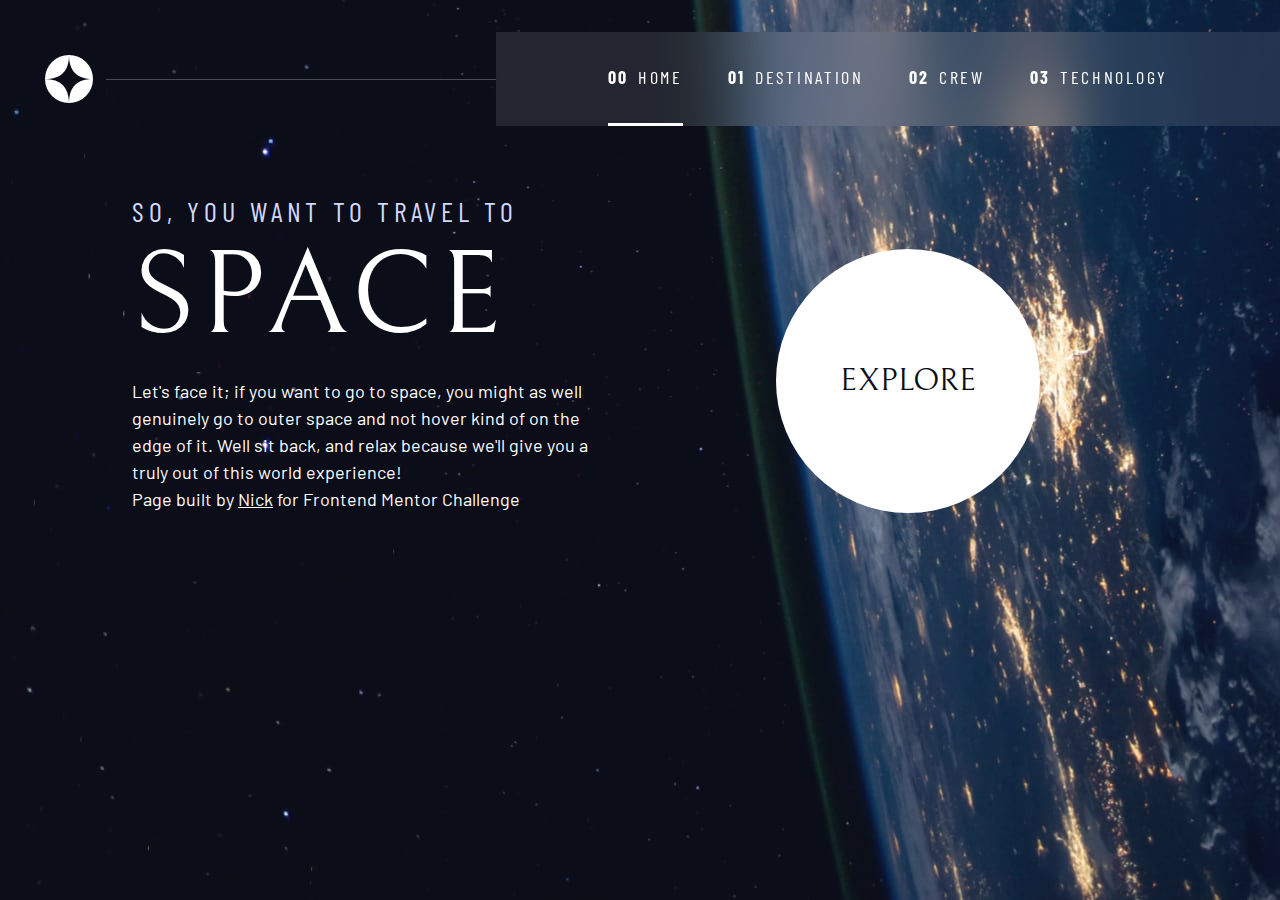
<file: index.html>
<!DOCTYPE html>
<html lang="en">

<head>
  <meta charset="UTF-8">
  <meta name="viewport" content="width=device-width, initial-scale=1.0">
  <link rel="icon" type="image/png" sizes="32x32" href="./assets/favicon-32x32.png">
  <!-- Google Fonts-->
  <link rel="preconnect" href="https://fonts.googleapis.com">
  <link rel="preconnect" href="https://fonts.gstatic.com" crossorigin>
  <link
    href="https://fonts.googleapis.com/css2?family=Barlow+Condensed:wght@400;700&family=Barlow&family=Bellefair&display=swap"
    rel="stylesheet">
  <!-- Custom CSS-->
  <link rel="stylesheet" href="index.css">
<script src="index.js" defer></script>
  <title>Frontend Mentor | Space tourism website</title>
</head>

<body class="home">
  <a class="skip-to-content" href="#main">Skip to Content</a>
  <!-- <div class="container"> -->
  <!-- Top Navbar -->
  <header class="primary-header flex">
    <div>
      <img src="./assets/shared/logo.svg" alt="space tourism logo" class="logo">
    </div>
    <button class="mobile-nav-toggle" aria-controls="primary-navigation"><span class="sr-only" aria-expanded="false">Menu</span></button>
    <nav>
        <ul id="primary-navigation" data-visible="false" class="primary-navigation underline-indicators flex">
            <li class="active"><a class="ff-sans-cond uppercase txt-white letter-spacing-2" href="index.html"><span aria-hidden="true">00</span>Home</a>
            <li><a class="ff-sans-cond uppercase txt-white letter-spacing-2" href="destination.html"><span aria-hidden="true">01</span>Destination</a>
            <li><a class="ff-sans-cond uppercase txt-white letter-spacing-2" href="crew.html"><span aria-hidden="true">02</span>Crew</a>
            <li><a class="ff-sans-cond uppercase txt-white letter-spacing-2" href="#"><span aria-hidden="true">03</span>Technology</a>
        </ul>
    </nav>
  </header>
  <!-- Info panel -->
  <main id="main">
  <div class="grid-container grid-container--home">
    <div class="flow">
    <h1 class="fs-500 ff-sans-cond txt-accent letter-spacing-1 uppercase">
      <span>So, you want to travel to</span>
      <span class="fs-900 ff-serif txt-white uppercase d-block">
        Space</span>
    </h1>
    <p>Let's face it; if you want to go to space, you might as well genuinely go to
      outer space and not hover kind of on the edge of it. Well sit back, and relax
      because we'll give you a truly out of this world experience!<br>
      Page built by <a class="txt-white" href="https://www.frontendmentor.io/profile/HarmoniaCodes">Nick</a> for Frontend Mentor Challenge
    </p>
    </div>
    <!-- Explore Button -->
    <div class="flow">
    <a href="destination.html" class="large-button uppercase ff-serif txt-dark bg-white">Explore</a>
</div>
  </div>
</main>
<!--   </div> -->
</body>

</html>
</file>
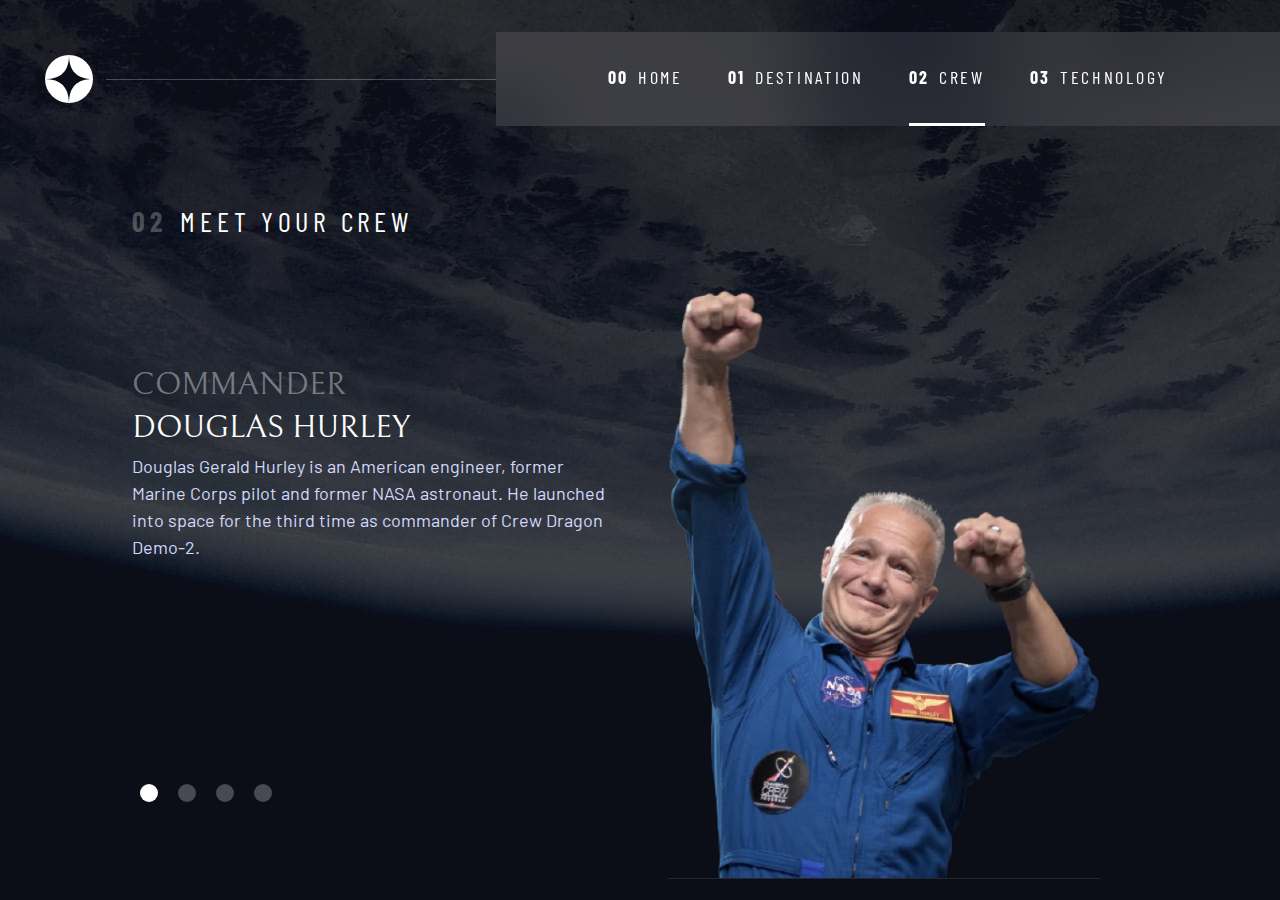
<file: crew.html>
<!DOCTYPE html>
<html lang="en">

<head>
  <meta charset="UTF-8">
  <meta name="viewport" content="width=device-width, initial-scale=1.0">
  <link rel="icon" type="image/png" sizes="32x32" href="./assets/favicon-32x32.png">
  <!-- Google Fonts-->
  <link rel="preconnect" href="https://fonts.googleapis.com">
  <link rel="preconnect" href="https://fonts.gstatic.com" crossorigin>
  <link
    href="https://fonts.googleapis.com/css2?family=Barlow+Condensed:wght@400;700&family=Barlow&family=Bellefair&display=swap"
    rel="stylesheet">
  <!-- Custom CSS-->
  <link rel="stylesheet" href="index.css">
  <script src="index.js" defer></script>
  <script src="carousel.js"></script>
  <title>Frontend Mentor | Space tourism website</title>
</head>

<body class="crew">
  <a class="skip-to-content" href="#main">Skip to Content</a>
  <!-- <div class="container"> -->
  <!-- Top Navbar -->
  <header class="primary-header flex">
    <div>
      <img src="./assets/shared/logo.svg" alt="space tourism logo" class="logo">
    </div>
    <button class="mobile-nav-toggle" aria-controls="primary-navigation"><span class="sr-only"
        aria-expanded="false">Menu</span></button>
    <nav>
      <ul id="primary-navigation" data-visible="false" class="primary-navigation underline-indicators flex">
        <li><a class="ff-sans-cond uppercase txt-white letter-spacing-2" href="index.html"><span
              aria-hidden="true">00</span>Home</a>
        <li><a class="ff-sans-cond uppercase txt-white letter-spacing-2" href="destination.html"><span
              aria-hidden="true">01</span>Destination</a>
        <li class="active"><a class="ff-sans-cond uppercase txt-white letter-spacing-2" href="crew.html"><span
              aria-hidden="true">02</span>Crew</a>
        <li><a class="ff-sans-cond uppercase txt-white letter-spacing-2" href="#"><span
              aria-hidden="true">03</span>Technology</a>
      </ul>
    </nav>
  </header>
  <main id="main" class="grid-container grid-container--crew">
    <!-- Header -->
      <h1 class="numbered-title"><span aria-hidden="true">02</span>Meet your crew</a></h1>
      <div class="dot-indicators">
        <button onclick="loadCommander()" aria-selected="true"><span class="sr-only">The commander</span></button>
        <button onclick="loadSpecialist()" aria-selected="false"><span class="sr-only">The mission specialist</span></button>
        <button onclick="loadPilot()" aria-selected="false"><span class="sr-only">The pilot</span></button>
        <button onclick="loadEngineer()" aria-selected="false"><span class="sr-only">The crew engineer</span></button>
    </div>  
      <!-- Self-contained info -->
      <article class="crew-info flow">
        <header class="flow flow--space-small">
          <h1 id="crew-title" class="ff-serif aw-20 fs-600 uppercase">Commander</h1>
          <p id="crew-name" class="ff-serif txt-white fs-600 uppercase">Douglas Hurley</p>
        </header>
        <p id="crew-bio" class="txt-accent">
          Douglas Gerald Hurley is an American engineer, former Marine Corps pilot 
          and former NASA astronaut. He launched into space for the third time as 
          commander of Crew Dragon Demo-2.</p>   
      </article>
      <picture id="crew-pic">
        <source srcset="assets/crew/image-douglas-hurley.webp" type="image/webp">
        <img src="assets/crew/image-douglas-hurley.png" alt="Commander Douglas Hurley">
      </picture>
</body>
</html>
</file>
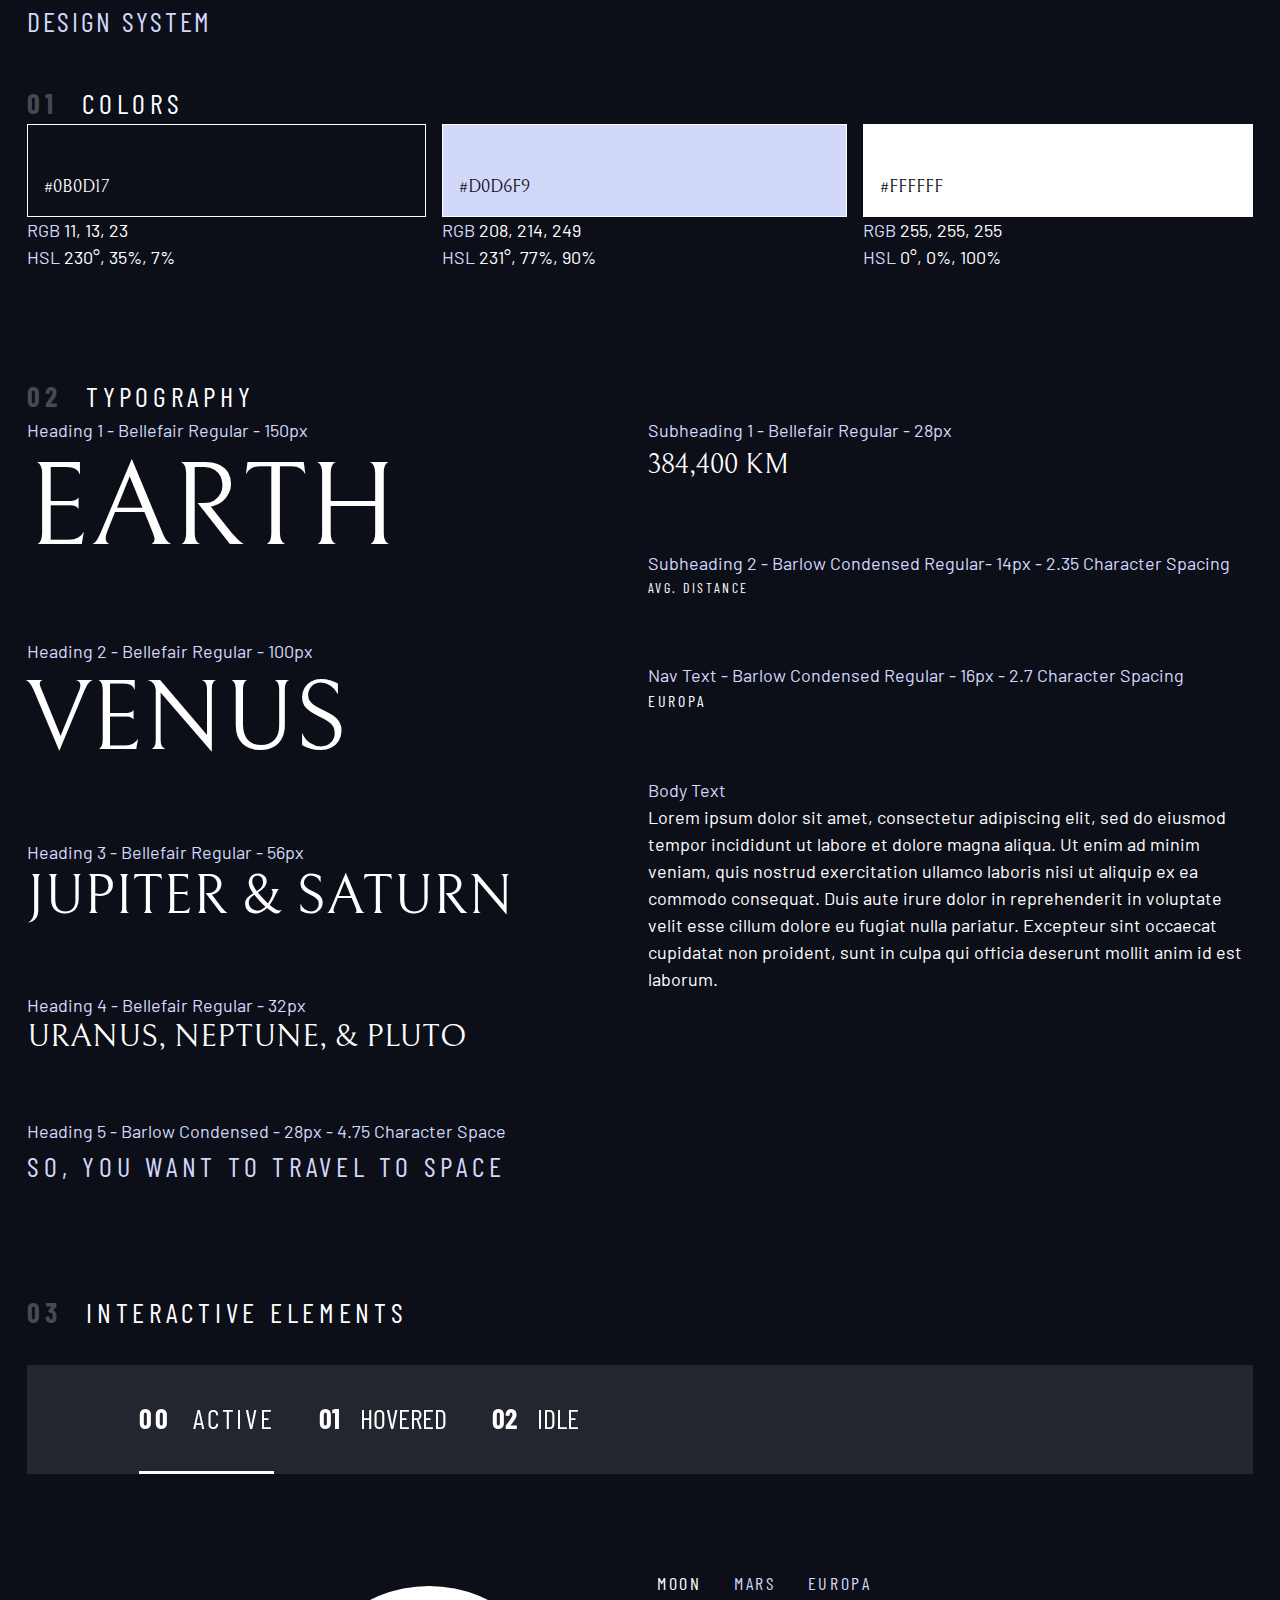
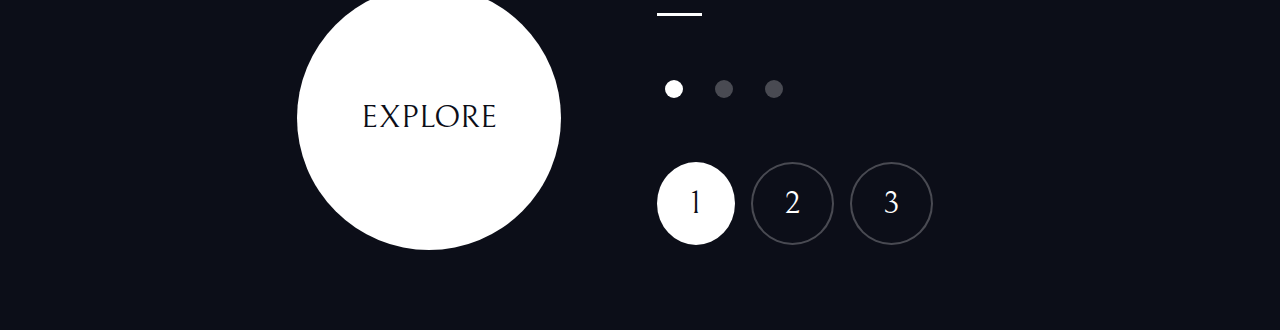
<file: design-system.html>
<html>

<head>
    <link rel="preconnect" href="https://fonts.googleapis.com">
    <link rel="preconnect" href="https://fonts.gstatic.com" crossorigin>
    <link
        href="https://fonts.googleapis.com/css2?family=Barlow+Condensed:wght@400;700&family=Barlow&family=Bellefair&display=swap"
        rel="stylesheet">
    <link rel="stylesheet" href="index.css">
    <title>Design system</title>
</head>

<body>
    <div class="container txt-white grid">
        <!-- Colors ----------------
            Boxes of colors used in design
        --------------------------- -->
        <h1 class="txt-accent uppercase fs-500 ff-sans-cond letter-spacing-2">Design system</h1>

        <section id="section">
            <h2 class="numbered-title"><span class="ltxt-a25">01</span> COLORS</h2>
            <div class="flex">
                <div style="flex-grow: 1;">
                    <div class="bg-dark txt-white color-box ff-serif">#0B0D17</div>
                    <p><span class="txt-accent">RGB</span> 11, 13, 23</p>
                    <p><span class="txt-accent">HSL</span> 230°, 35%, 7%</p>
                </div>
                <div style="flex-grow: 1;">
                    <div class="bg-accent txt-dark color-box ff-serif">#D0D6F9</div>
                    <p><span class="txt-accent">RGB</span> 208, 214, 249</p>
                    <p><span class="txt-accent">HSL</span> 231°, 77%, 90%</p>
                </div>
                <div style="flex-grow: 1;">
                    <div class="bg-white txt-dark color-box ff-serif">#FFFFFF</div>
                    <p><span class="txt-accent">RGB</span> 255, 255, 255</p>
                    <p><span class="txt-accent">HSL</span> 0°, 0%, 100%</p>
                </div>
            </div>
        </section>


        <!-- Typography ----------------
            Description of fonts used
        --------------------------- -->
        <section class="section">
            <h2 class="numbered-title"><span class="ltxt-a25">02</span> TYPOGRAPHY</h2>
            <div class="flex">
                <div class="flow" style="flex-basis:100%; --flow-space:4rem">
                    <div>
                        <p class="fs-400 ff-sans-normal txt-accent">Heading 1 - Bellefair Regular - 150px</p>
                        <p class="fs-900 ff-serif txt-white">EARTH</p>
                    </div>
                    <div>
                        <p class="fs-400 ff-sans-normal txt-accent">Heading 2 - Bellefair Regular - 100px</p>
                        <p class="fs-800 ff-serif txt-white">VENUS</p>
                    </div>
                    <div>
                        <p class="fs-400 ff-sans-normal txt-accent">Heading 3 - Bellefair Regular - 56px</p>
                        <p class="fs-700 ff-serif txt-white">JUPITER & SATURN</p>
                    </div>
                    <div>
                        <p class="fs-400 ff-sans-normal txt-accent">Heading 4 - Bellefair Regular - 32px</p>
                        <p class="fs-600 ff-serif txt-white">URANUS, NEPTUNE, & PLUTO</p>
                    </div>
                    <div>
                        <p class="fs-400 ff-sans-normal txt-accent">Heading 5 - Barlow Condensed - 28px - 4.75 Character
                            Space</p>
                        <p class="fs-500 ff-sans-cond txt-accent letter-spacing-1 uppercase">So, you want to travel to
                            space
                        </p>
                    </div>
                </div>
                <div class="flow" style="flex-basis:100%; --flow-space:4rem">
                    <div>
                        <p class="fs-400 ff-sans-normal txt-accent">Subheading 1 - Bellefair Regular - 28px</p>
                        <p class="fs-500 ff-serif">384,400 KM</p>
                    </div>
                    <div>
                        <p class="fs-400 ff-sans-normal txt-accent">Subheading 2 - Barlow Condensed Regular- 14px -
                            2.35
                            Character Spacing</p>
                        <p class="ff-sans-cond fs-200 letter-spacing-3">AVG. DISTANCE</p>
                    </div>
                    <div>
                        <p class="fs-400 ff-sans-normal txt-accent">Nav Text - Barlow Condensed Regular - 16px -
                            2.7
                            Character
                            Spacing</p>
                        <p class="ff-sans-cond fs-300 letter-spacing-2">EUROPA</p>
                    </div>
                    <div>
                        <p class="fs-400 ff-sans-normal txt-accent">Body Text</p>
                        <p>Lorem ipsum dolor sit amet, consectetur adipiscing elit, sed
                            do eiusmod tempor incididunt ut labore et dolore magna aliqua. Ut enim ad minim
                            veniam, quis
                            nostrud
                            exercitation ullamco laboris nisi ut aliquip ex ea commodo consequat. Duis aute
                            irure dolor in
                            reprehenderit in voluptate velit esse cillum dolore eu fugiat nulla pariatur.
                            Excepteur sint
                            occaecat cupidatat non proident, sunt in culpa qui officia deserunt mollit anim id
                            est laborum.
                        </p>
                    </div>
                </div>
            </div>
        </section>
        <!-- Interactive Elements ------
    Hovers and Navigations
--------------------------- -->
        <section class="flow" id="interactive-elements">
            <h2 class="numbered-title"><span class="ltxt-a25">03</span> Interactive Elements</h2>

            <!-- navigation -->
            <div>
                <nav class="nav-container">
                    <ul class="primary-navigation underline-indicators flex">
                        <li class="active"><a class="txt-white uppercase fs-500 letter-spacing-2"
                                href="#"><span>00</span> Active</a>
                        <li class="hover"><a class="txt-white uppercase fs-500" href="#"><span>01</span> Hovered</a>
                        <li><a class="txt-white uppercase fs-500" href="#"><span>02</span> Idle</a>
                    </ul>

                </nav>
            </div>
            <div class="flex" style="margin-top:5rem;margin-bottom:5rem;padding:0 15em;">
                <div class="flow" style="margin-right:5rem">
                    <!-- explore button -->
                    <a href="#" class="large-button uppercase ff-serif fs-600 txt-dark bg-white">Explore</a>
                </div>


                <div class="flow" style="--flow-space:4rem">
                    <!-- Tabs -->
                    <div class="tab-list underline-indicators flex">
                        <button aria-selected="true"
                            class="uppercase txt-accent letter-spacing-2 bg-dark ff-sans-cond">Moon</button>
                        <button aria-selected="false"
                            class="uppercase txt-accent letter-spacing-2 bg-dark ff-sans-cond">Mars</button>
                        <button aria-selected="false"
                            class="uppercase txt-accent letter-spacing-2 bg-dark ff-sans-cond">Europa</button>
                        </div>
                    
                    <!-- Dots -->
                    <div class="dot-indicators flex">
                        <button aria-selected="true"><span class="sr-only">Text</span></button>
                        <button aria-selected="false"><span class="sr-only">Text</span></button>
                        <button aria-selected="false"><span class="sr-only">Text</span></button>
                    </div>
                    <!-- Numbers -->
                    <div class="number-indicators flex">
                        <button aria-selected="true">1 </button>
                        <button aria-selected="false">2</button>
                        <button aria-selected="false">3</button>
                    </div>
                </div>
            </div>

        </section>
    </div>
    <!-- <script src="index.pack.js"></script> -->
</body>

</html>
</file>
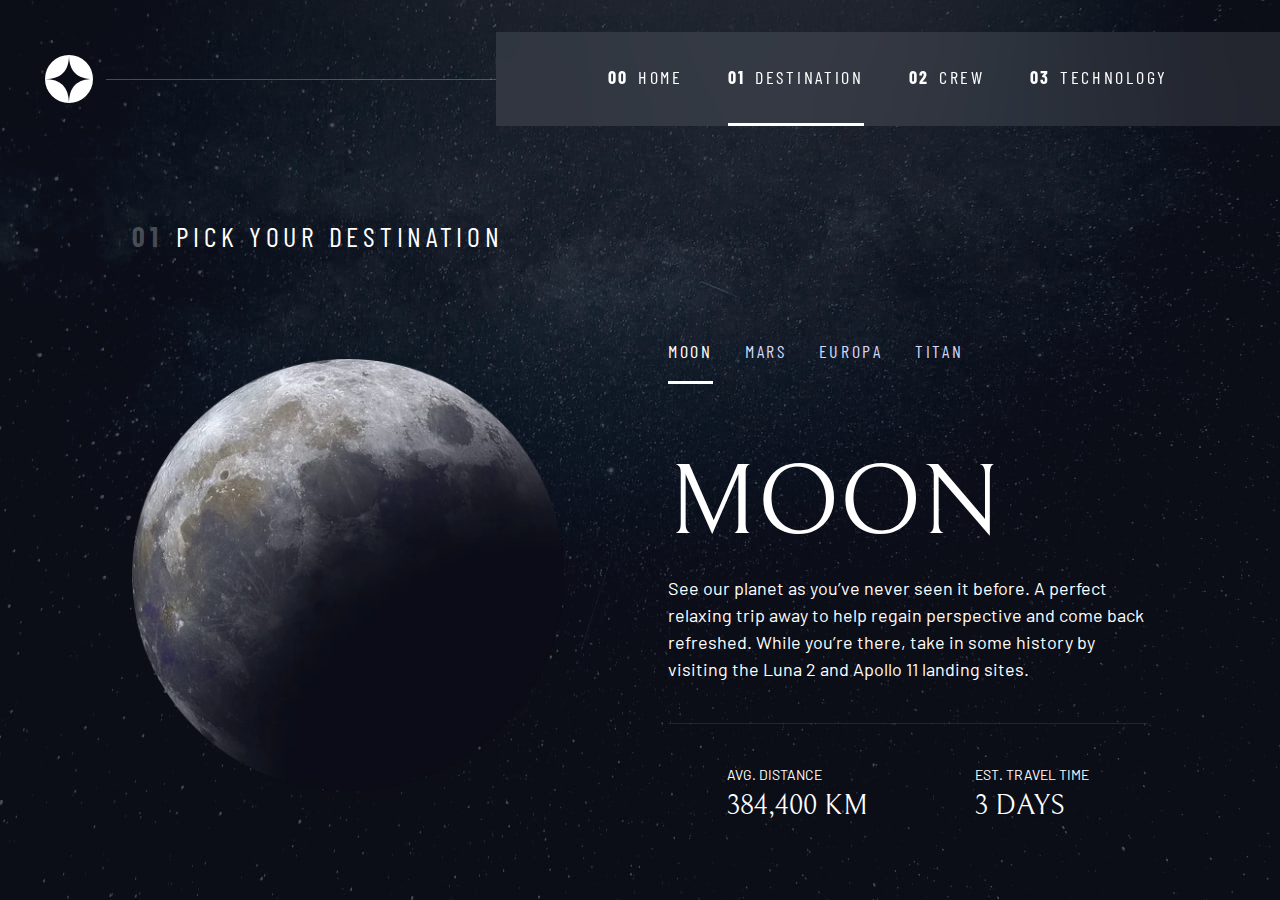
<file: destination.html>
<!DOCTYPE html>
<html lang="en">

<head>
  <meta charset="UTF-8">
  <meta name="viewport" content="width=device-width, initial-scale=1.0">
  <link rel="icon" type="image/png" sizes="32x32" href="./assets/favicon-32x32.png">
  <!-- Google Fonts-->
  <link rel="preconnect" href="https://fonts.googleapis.com">
  <link rel="preconnect" href="https://fonts.gstatic.com" crossorigin>
  <link
    href="https://fonts.googleapis.com/css2?family=Barlow+Condensed:wght@400;700&family=Barlow&family=Bellefair&display=swap"
    rel="stylesheet">
  <!-- Custom CSS-->
  <link rel="stylesheet" href="index.css">
  <script src="index.js" defer></script>
  <script src="carousel.js" defer></script>
  <title>Frontend Mentor | Space tourism website</title>
</head>

<body class="destination">
  <a class="skip-to-content" href="#main">Skip to Content</a>
  <!-- <div class="container"> -->
  <!-- Top Navbar -->
  <header class="primary-header flex">
    <div>
      <img src="./assets/shared/logo.svg" alt="space tourism logo" class="logo">
    </div>
    <button class="mobile-nav-toggle" aria-controls="primary-navigation"><span class="sr-only"
        aria-expanded="false">Menu</span></button>
    <nav>
      <ul id="primary-navigation" data-visible="false" class="primary-navigation underline-indicators flex">
        <li><a class="ff-sans-cond uppercase txt-white letter-spacing-2" href="index.html"><span
              aria-hidden="true">00</span>Home</a>
        <li class="active"><a class="ff-sans-cond uppercase txt-white letter-spacing-2" href="destination.html"><span
              aria-hidden="true">01</span>Destination</a>
        <li><a class="ff-sans-cond uppercase txt-white letter-spacing-2" href="crew.html"><span
              aria-hidden="true">02</span>Crew</a>
        <li><a class="ff-sans-cond uppercase txt-white letter-spacing-2" href="#"><span
              aria-hidden="true">03</span>Technology</a>
      </ul>
    </nav>
  </header>
  <main id="main" class="grid-container grid-container--destination">
    
      <h1 class="numbered-title"><span aria-hidden="true">01</span>Pick your destination</a></h1>
      <!-- Moon -->
      
      <picture id="dest-img">
        <source srcset="assets/destination/image-moon.webp" type="image/webp">
        <img src="assets/destination/image-moon.png" alt="the moon">
      </picture>
    <!-- Tab list -->
      <div class="tab-list underline-indicators flex">
        <button onclick="loadMoon()" aria-selected="true" class="btn-tab uppercase ff-sans-cond txt-accent letter-spacing-2">Moon</button>
        <button onclick="loadMars()" aria-selected="false" class="btn-tab uppercase ff-sans-cond txt-accent letter-spacing-2">Mars</button>
        <button onclick="loadEuropa()" aria-selected="false" class="btn-tab uppercase ff-sans-cond txt-accent letter-spacing-2">Europa</button>
        <button onclick="loadTitan()" aria-selected="false" class="btn-tab uppercase ff-sans-cond txt-accent  letter-spacing-2">Titan</button>
</div>
      <!-- Self-contained info -->
     <!-- The moon -->
     <article class="destination-info flow">
      <h2 id="dest-name" class="fs-800 uppercase ff-serif">Moon</h2>

      <p id="dest-desc">See our planet as you’ve never seen it before. A perfect relaxing trip away to help 
      regain perspective and come back refreshed. While you’re there, take in some history 
      by visiting the Luna 2 and Apollo 11 landing sites.</p>
      
      <div class="destination-meta flex">
        <div>
          <h3 class="text-accent fs-200 uppercase">Avg. distance</h3>
          <p id="dest-dist" class="ff-serif uppercase">384,400 km</p>
        </div>
        <div>
          <h3 class="text-accent fs-200 uppercase">Est. travel time</h3>
          <p id="dest-travtime" class="ff-serif uppercase">3 days</p>
        </div>
      </div>
    </article>
  </main>

</body>

</html>
</file>
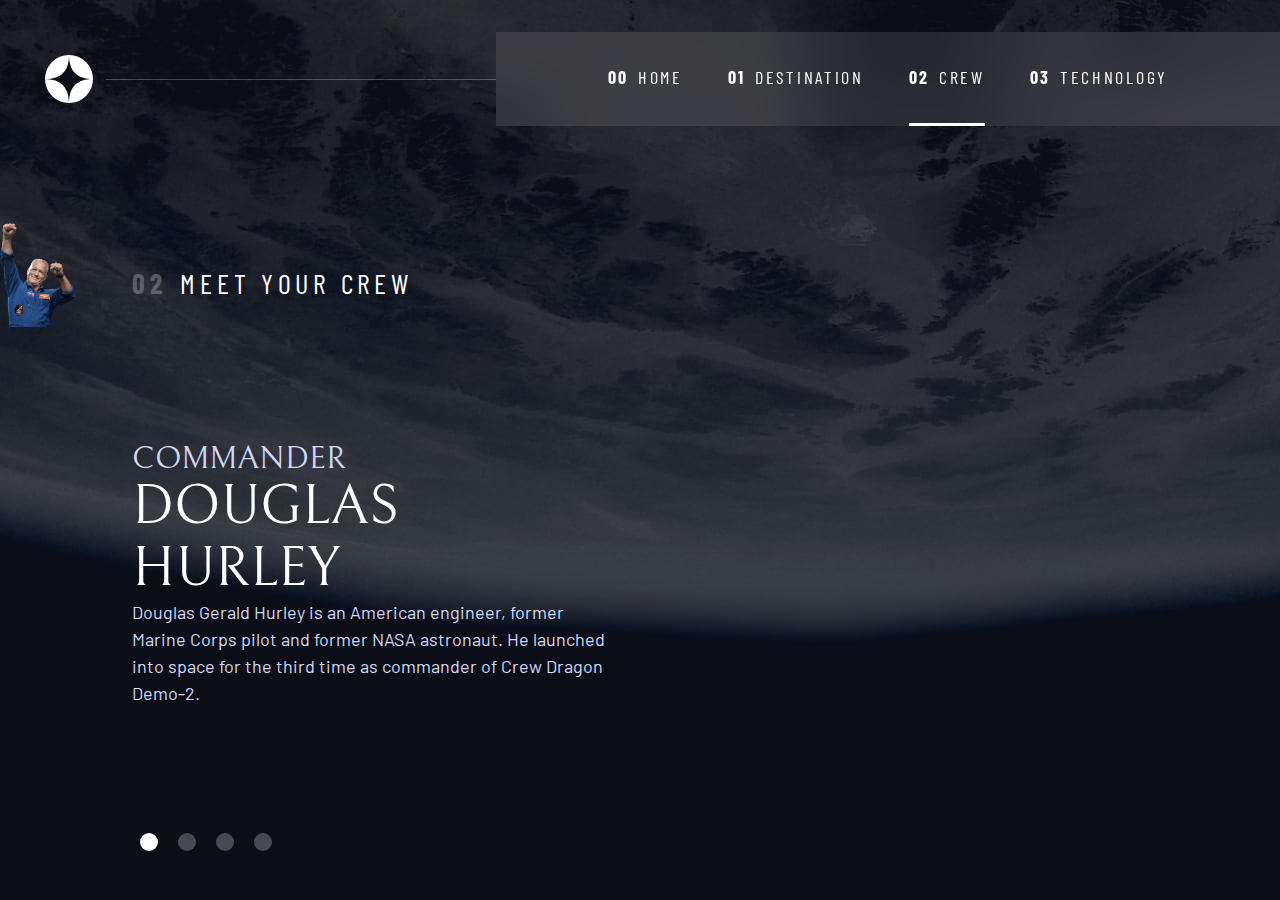
<file: starter-code/crew-commander.html>
<!DOCTYPE html>
<html lang="en">

<head>
  <meta charset="UTF-8">
  <meta name="viewport" content="width=device-width, initial-scale=1.0">
  <link rel="icon" type="image/png" sizes="32x32" href="./assets/favicon-32x32.png">
  <!-- Google Fonts-->
  <link rel="preconnect" href="https://fonts.googleapis.com">
  <link rel="preconnect" href="https://fonts.gstatic.com" crossorigin>
  <link
    href="https://fonts.googleapis.com/css2?family=Barlow+Condensed:wght@400;700&family=Barlow&family=Bellefair&display=swap"
    rel="stylesheet">
  <!-- Custom CSS-->
  <link rel="stylesheet" href="index.css">
  <script src="index.js" defer></script>
  <title>Frontend Mentor | Space tourism website</title>
</head>

<body class="crew">
  <a class="skip-to-content" href="#main">Skip to Content</a>
  <!-- <div class="container"> -->
  <!-- Top Navbar -->
  <header class="primary-header flex">
    <div>
      <img src="./assets/shared/logo.svg" alt="space tourism logo" class="logo">
    </div>
    <button class="mobile-nav-toggle" aria-controls="primary-navigation"><span class="sr-only"
        aria-expanded="false">Menu</span></button>
    <nav>
      <ul id="primary-navigation" data-visible="false" class="primary-navigation underline-indicators flex">
        <li><a class="ff-sans-cond uppercase txt-white letter-spacing-2" href="index.html"><span
              aria-hidden="true">00</span>Home</a>
        <li><a class="ff-sans-cond uppercase txt-white letter-spacing-2" href="destination-moon.html"><span
              aria-hidden="true">01</span>Destination</a>
        <li class="active"><a class="ff-sans-cond uppercase txt-white letter-spacing-2" href="crew-commander.html"><span
              aria-hidden="true">02</span>Crew</a>
        <li><a class="ff-sans-cond uppercase txt-white letter-spacing-2" href="#"><span
              aria-hidden="true">03</span>Technology</a>
      </ul>
    </nav>
  </header>
  <main id="main" class="grid-container grid-container--crew">
    <!-- Header -->
      <h1 class="numbered-title"><span aria-hidden="true">02</span>Meet your crew</a></h1>
      <div class="dot-indicators">
        <button aria-selected="true"><span class="sr-only">The commander</span></button>
        <button aria-selected="false"><span class="sr-only">The mission specialist</span></button>
        <button aria-selected="false"><span class="sr-only">The pilot</span></button>
        <button aria-selected="false"><span class="sr-only">The crew engineer</span></button>
    </div>  
      <!-- Self-contained info -->
      <article class="crew-info">
          <h1 class="ff-serif txt-accent fs-600 uppercase">Commander</h1>
          <h2 class="ff-serif txt-white fs-700 uppercase">Douglas Hurley</h2>
        <p class="txt-accent">
          Douglas Gerald Hurley is an American engineer, former Marine Corps pilot 
          and former NASA astronaut. He launched into space for the third time as 
          commander of Crew Dragon Demo-2.</p>      
  
      </article>
      <img src="/starter-code/assets/crew/image-douglas-hurley.png" alt="Commander Douglas Hurley">
  </main>

</body>

</html>
</file>
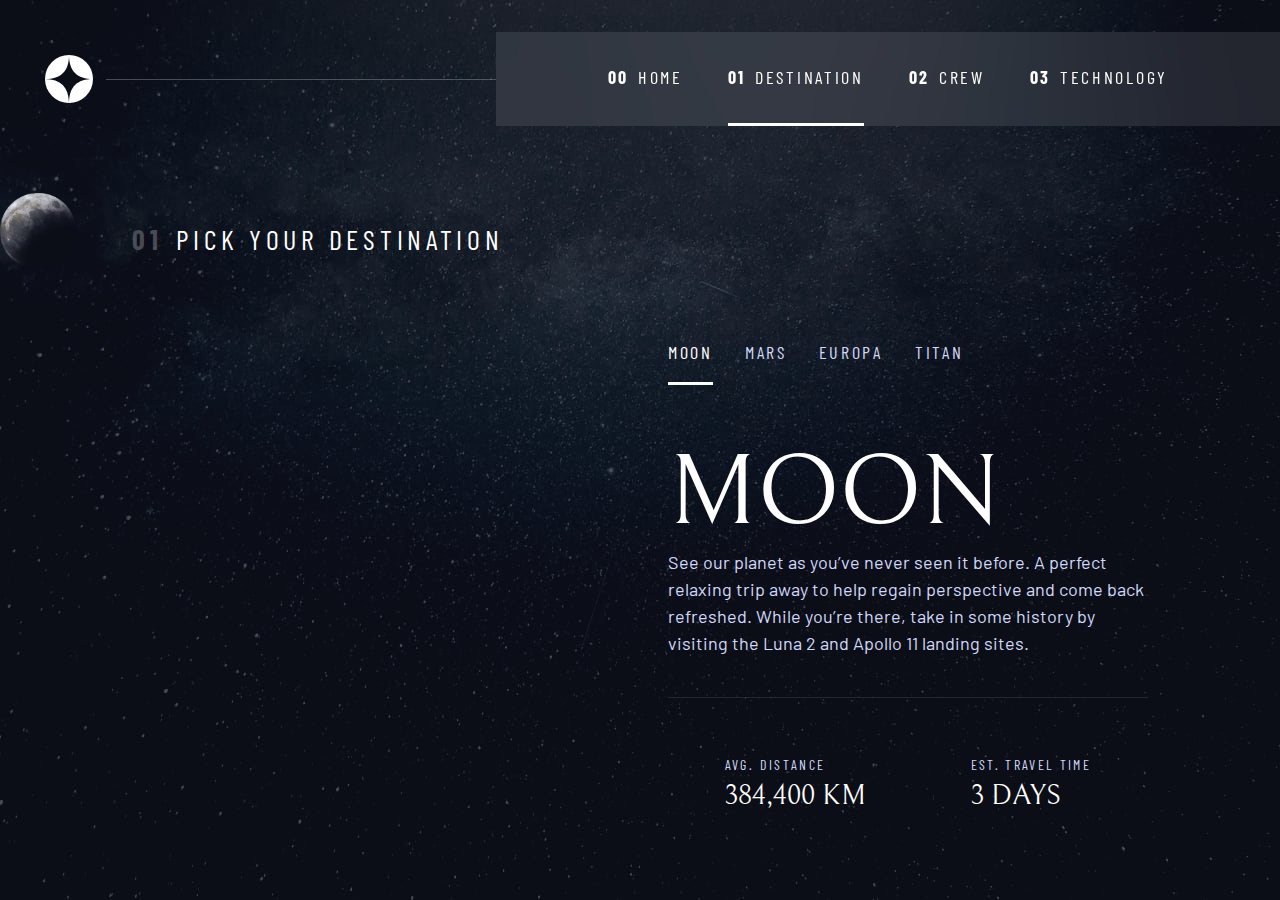
<file: starter-code/destination-moon.html>
<!DOCTYPE html>
<html lang="en">

<head>
  <meta charset="UTF-8">
  <meta name="viewport" content="width=device-width, initial-scale=1.0">
  <link rel="icon" type="image/png" sizes="32x32" href="./assets/favicon-32x32.png">
  <!-- Google Fonts-->
  <link rel="preconnect" href="https://fonts.googleapis.com">
  <link rel="preconnect" href="https://fonts.gstatic.com" crossorigin>
  <link
    href="https://fonts.googleapis.com/css2?family=Barlow+Condensed:wght@400;700&family=Barlow&family=Bellefair&display=swap"
    rel="stylesheet">
  <!-- Custom CSS-->
  <link rel="stylesheet" href="index.css">
  <script src="index.js" defer></script>
  <title>Frontend Mentor | Space tourism website</title>
</head>

<body class="destination">
  <a class="skip-to-content" href="#main">Skip to Content</a>
  <!-- <div class="container"> -->
  <!-- Top Navbar -->
  <header class="primary-header flex">
    <div>
      <img src="./assets/shared/logo.svg" alt="space tourism logo" class="logo">
    </div>
    <button class="mobile-nav-toggle" aria-controls="primary-navigation"><span class="sr-only"
        aria-expanded="false">Menu</span></button>
    <nav>
      <ul id="primary-navigation" data-visible="false" class="primary-navigation underline-indicators flex">
        <li><a class="ff-sans-cond uppercase txt-white letter-spacing-2" href="index.html"><span
              aria-hidden="true">00</span>Home</a>
        <li class="active"><a class="ff-sans-cond uppercase txt-white letter-spacing-2" href="destination-moon.html"><span
              aria-hidden="true">01</span>Destination</a>
        <li><a class="ff-sans-cond uppercase txt-white letter-spacing-2" href="crew-commander.html"><span
              aria-hidden="true">02</span>Crew</a>
        <li><a class="ff-sans-cond uppercase txt-white letter-spacing-2" href="#"><span
              aria-hidden="true">03</span>Technology</a>
      </ul>
    </nav>
  </header>
  <main id="main" class="grid-container grid-container--destination">
      <h1 class="numbered-title"><span aria-hidden="true">01</span>Pick your destination</a></h1>
      <img src="/starter-code/assets/destination/image-moon.png" alt="The Moon">
    <!-- Tab list -->
      <div class="tab-list underline-indicators flex">
        <button aria-selected="true" class="uppercase ff-sans-cond txt-accent letter-spacing-2">Moon</button>
        <button aria-selected="false" class="uppercase ff-sans-cond txt-accent letter-spacing-2">Mars</button>
        <button aria-selected="false" class="uppercase ff-sans-cond txt-accent letter-spacing-2">Europa</button>
        <button aria-selected="false" class="uppercase ff-sans-cond txt-accent  letter-spacing-2">Titan</button>
</div>
      <!-- Self-contained info -->
      <article class="destination-info">
        <h1 class="fs-800 ff-serif txt-white uppercase">Moon</h1>
        <p class="txt-accent">See our planet as you’ve never seen it before. A perfect relaxing trip away to help
          regain perspective and come back refreshed. While you’re there, take in some history
          by visiting the Luna 2 and Apollo 11 landing sites.</p>
        <div class="destination-meta flex">
          <div class="infopad">
            <h1 class="ff-sans-cond fs-200 letter-spacing-3 txt-accent uppercase">Avg. distance</h1>
            <p class="ff-serif uppercase">384,400 km</p>
          </div>
          <div class="infopad">
            <h1 class="ff-sans-cond fs-200 letter-spacing-3 txt-accent uppercase">Est. travel time</h1>
            <p class="ff-serif uppercase">3 days</p>
          </div>
        </div>
      </article>
  </main>

</body>

</html>
</file>
<file: index.css>
/*-------------------*/
  /* Custom Properties */
  /*-------------------*/
  :root {
      /* colors */
      --clr-dark: 230 35% 7%;
      --clr-light: 231 77% 90%;
      --clr-white: 0 0% 100%;

      /* font-sizes */
      --fs-900: clamp(5rem, 8vw + 1rem, 9.375rem);
      --fs-800: 3.5rem;
      --fs-700: 1.5rem;
      --fs-600: 1rem;
      --fs-500: 1rem;
      --fs-400: 0.9375rem;
      --fs-300: 1rem;
      --fs-200: 0.875rem;

      /* font-families */
      --ff-serif: "Bellefair", serif;
      --ff-sans-cond: "Barlow Condensed", sans-serif;
      --ff-sans-normal: "Barlow", sans-serif;
  }

  @media (min-width: 35em) {
      :root {
          --fs-800: 5rem;
          --fs-700: 2.5rem;
          --fs-600: 1.5rem;
          --fs-500: 1.25rem;
          --fs-400: 1rem;
      }
  }

  @media (min-width: 45em) {
      :root {
          /* font-sizes */
          --fs-800: 6.25rem;
          --fs-700: 3.5rem;
          --fs-600: 2rem;
          --fs-500: 1.75rem;
          --fs-400: 1.125rem;
      }
  }

  /* Reset */
  *,
  *::before,
  *::after {
      box-sizing: border-box;
  }

  /* Reset Margins */
  body,
  h1,
  h2,
  h3,
  h4,
  h5,
  h6,
  p,
  figure,
  picture {
      margin: 0;
  }

  /*-------------------*/
  /*  Set up the Body  */
  /*-------------------*/

  body {
      line-height: 1.5;
      font-size: 1.2rem;
      min-height: 100vh;
      color: hsl(var(--clr-white));
      font-family: var(--ff-sans-normal);
      font-size: var(--fs-400);
      background-color: hsl(var(--clr-dark));
      display: grid;
      grid-template-rows: min-content 1fr;
      background-size: cover;
      background-position: bottom center;
      text-align: left;
      overflow-x: hidden;
  }
  /*--------------------*/
  /* background images  */
  /*-------------------*/

  /* Background images for Desktop */
  .home {
      background-image: url('assets/home/background-home-desktop.jpg');
  }
  .destination {
    background-image: url('assets/destination/background-destination-desktop.jpg');
}

.crew {
    background-image: url('assets/crew/background-crew-desktop.jpg');
}


  /* Background settings for mobile */
  @media (max-width: 35em) {
      body {
          text-align: center;
      }
      .home {
        background-position: center center;
        background-image: url('assets/home/background-home-mobile.jpg');
    }
    .destination {
        background-position: center center;
        background-image: url('assets/destination/background-destination-mobile.jpg');
    }
    .crew {
        background-position: center center;
        background-image: url('assets/crew/background-crew-mobile.jpg');
    }

  }

  /* Background settings for tablet */
  @media (max-width: 45em) {
      body {
          text-align: center;
      }
      .home {
          background-position: center center;
          background-image: url('assets/home/background-home-tablet.jpg');
      }
  .destination {
    background-position: center center;
    background-image: url('assets/destination/background-destination-tablet.jpg');
}
.crew {
    background-position: center center;
    background-image: url('assets/crew/background-crew-tablet.jpg');
}
  }
/* Background settings for tablet */
@media (max-width: 45em) {
    body {
        text-align: center;
    }

    .destination {
        background-position: center center;
        background-image: url('assets//destination/background-destination-tablet.jpg');
    }
}

  h1,
  h2,
  h3,
  h4,
  h5,
  h6,
  p {
      font-weight: 400;
  }

  /* Make images easier to work with */
  img, picture {
      width: 100%;
      display: block;
  } 

  /* Make forms easier to work with */
  input,
  textarea,
  button,
  select {
      font: inherit;
      background-color: transparent;
  }

  /*-------------------*/
  /*  Utility Classes  */
  /*-------------------*/
  .flex {
      display: flex;
      gap: var(--gap, 1rem);
  }

  /* Combinator Selector - Select everything
that has a sibling before it */
  /* can also use * + * */
  .flow>*:where(:not(:first-child)) {
      margin-top: var(--flow-space, 1rem);
  } 
.flow--space-small {
    --flow-space: .5rem;
}
  /* Font Styling */
  .ff-serif {
      font-family: var(--ff-serif);
  }

  .ff-sans-cond {
      font-family: var(--ff-sans-cond);
  }

  .ff-sans-normal {
      font-family: var(--ff-sans-normal);
  }

  .letter-spacing-1 {
      letter-spacing: 4.75px;
  }

  .letter-spacing-2 {
      letter-spacing: 2.7px;
  }

  .letter-spacing-3 {
      letter-spacing: 2.35px;
  }

  .uppercase {
      text-transform: uppercase;
  }

  .fs-900 {
      font-size: var(--fs-900);
  }

  .fs-800 {
      font-size: var(--fs-800);
  }

  .fs-700 {
      font-size: var(--fs-700);
  }

  .fs-600 {
      font-size: var(--fs-600);
  }

  .fs-500 {
      font-size: var(--fs-500);
  }

  .fs-400 {
      font-size: var(--fs-400);
  }

  .fs-300 {
      font-size: var(--fs-300);
  }

  .fs-200 {
      font-size: var(--fs-200);
  }

  .fs-900,
  .fs-800,
  .fs-700,
  .fs-600 {
      line-height: 1.1;
  }

  /* Padding classes */
  .pad-1 {
      padding: 1rem;
  }

  .section {
      margin: 4rem 0;
  }

  .box {
      background-color: lightblue;
      padding: 3rem;
  }

  .top-gap {
      --gap: 5rem;
  }

  .color-box {
      padding: 3rem 1rem 1rem;
      border: 1px solid white;
  }

  /* Headers with numbers */
  .numbered-title {
      letter-spacing: 4.72px;
      font-family: var(--ff-sans-cond);
      font-size: var(--fs-500);
      text-transform: uppercase;
      font-weight: 400;
      color: hsl( var(--clr-white) );

  }

  .numbered-title span {
      font-weight: 700;
      margin-right: .5em;
      color:hsl(var(--clr-white) / .25);
      font-size: var(--fs-500);
  }

  /* list items */
  li {
      display: inline-block;
  }

  hr {
      border: 1px solid hsl( var(--clr-white) / .1);
      width: 100%;
      margin: 1.5rem 0;
  }

  .d-block {
      display: block;
  }

  /* custom classes for colors */
  .bg-dark {
      background-color: hsl(var(--clr-dark));
  }

  .bg-accent {
      background-color: hsl(var(--clr-light));
  }

  .bg-white {
      background-color: hsl(var(--clr-white));
  }

  .txt-dark {
      color: hsl(var(--clr-dark));
  }

  .txt-accent {
      color: hsl(var(--clr-light));
  }

  .txt-white {
      color: hsl(var(--clr-white));
  }
.aw-20 {
color: hsl(var(--clr-white) / .4);
}

  /* ------------------- */
  /* Components         */
  /* ------------------- */
  /*Explore button */
  .large-button {
      font-size: 2rem;
      z-index: 1;
      position: relative;
      display: inline-grid;
      place-items: center;
      padding: 0 2em;
      border-radius: 50%;
      aspect-ratio: 1;
      text-decoration: none;
      margin-top: 2rem;
  }

  .large-button::after {
      content: '';
      position: absolute;
      background: hsl(var(--clr-white) / .15);
      width: 100%;
      height: 100%;
      border-radius: inherit;
      z-index: -1;
      opacity: 0;
      /*create separate animation rules for opacity and transform */
      transition: opacity 500ms linear, transform 750ms ease-in-out;
  }

  .large-button:hover::after,
  .large-button:focus::after {
      opacity: 1;
      transform: scale(1.5);
  }

  /* ------------------- */
  /*     Navigation      */
  /* ------------------- */
  .logo {
    margin: 1.5rem clamp(1.5rem, 3.5vw, 3.5rem);
    max-width:3rem;
}
  .primary-navigation {
    --gap: clamp(1.5rem, 3.5vw, 3.5rem);
    --underline-gap: 2rem;
    list-style: none;
    padding: 0;
    margin: 0;
    background: hsl( var(--clr-white) / 0.05);
    backdrop-filter: blur(1.5rem);
}
.primary-header {
    justify-content: space-between;
    align-items: center;
  }
  .mobile-nav-toggle {
      display: none;
  }

  .primary-navigation a {
      text-decoration: none;
  }

  .primary-navigation a>span {
      font-weight: 700;
      margin-right: 0.5em;

  }

  .primary-navigation[data-visible="true"] {
    transform: translateX(0);
    transition: 0.2s ease-in;
}

.mobile-nav-toggle[aria-expanded="true"] {
    background-image: url('assets/shared/icon-close.svg');
}


  /* Collapsable menu styling for smaller screens */
  @media (max-width:35rem) {
      .primary-navigation {
          --underline-gap: .5rem;
          list-style: none;
          flex-direction: column;
          position: fixed;
          z-index: 9;
          inset: 0 0 0 30%;
          margin: 0;
          padding: min(20rem, 15vh) 2rem;
          text-align: left;
          transform: translateX(100%);
          transition: 0.2s ease-out;
      }

      .underline-indicators li:active,
      .underline-indicators button:active,
      .underline-indicators>[aria-selected="true"],
      .active {
          border: none;
      }

      .mobile-nav-toggle {
          display: block;
          position: absolute;
          z-index: 99;
          right: 1rem;
          top: 2rem;
          background: transparent;
          border: none;
          background-image: url('assets/shared/icon-hamburger.svg');
          background-repeat: no-repeat;
          width: 1.5rem;
          aspect-ratio: 1;
      }
  }

  /* Check if browser supports blur */
  @supports (backdrop-filter: blur(2rem)) {
      .primary-navigation {
          backdrop-filter: blur(2rem);
          background-color: hsl(var(--clr-white) / 10%);
      }
  }

/* Media Queries for Navbar */
  @media (min-width: 35em) {
    .primary-navigation {
        padding-inline: clamp(3rem, 10vw, 7rem);
    }
}

@media (min-width: 35em) and (max-width: 44.999em) {
    .primary-navigation a > span {
        display: none;
    }
    .primary-header {
        margin:0;
        align-items: flex-start;
    }
}

@media (min-width: 45em) {
    .primary-header::after{
content:'';
display: block;
position: relative;
background-color: hsl( var(--clr-white) / .25);
height:1px;
width:100%;
order: 1;
margin-right: -2.5rem;
    }
    nav {
        order:2;
    }
    .primary-navigation {
        margin-block: 2rem;
    }
}

  /* Styling for main menu bar indicators */
  .underline-indicators>* {
      font-family: var(--ff-sans-cond);
      padding: var(--underline-gap, 1rem) 0;
      border: 0;
      cursor: pointer;
      border-bottom: .2rem solid hsl(var(--clr-white) / 0);
  }

  .underline-indicators li:hover,
  .underline-indicators button:hover {
      border-color: hsl(var(--clr-white) / .5);
  }
  .underline-indicators li:active,
  .underline-indicators button:active,
  .underline-indicators>[aria-selected="true"],
  .active {
      color: hsl(var(--clr-white) / 1);
      border-color: hsl(var(--clr-white) / 1);
  }

  .tab-list {
      --gap: 2rem;
  }

  .dot-indicators>* {
    margin-inline: .5rem;
      cursor: pointer;
      border: 0;
      border-radius: 50%;
      padding: .5em;
      background-color: hsl(var(--clr-white) / .25);
  }

  .dot-indicators button:hover,
  .dot-indicators button:focus {
      cursor: pointer;
      border: 0;
      border-radius: 50%;
      padding: .5em;
      background-color: hsl(var(--clr-white) / .5);
  }

  .dot-indicators button:active,
  .dot-indicators>[aria-selected="true"] {
      cursor: pointer;
      border: 0;
      border-radius: 50%;
      padding: .5em;
      background-color: hsl(var(--clr-white) / 1);
  }

  .number-indicators>* {
      cursor: pointer;
      aspect-ratio: 1;
      font-size: var(--fs-600);
      font-family: var(--ff-serif);
      padding: 1em;
      border-style: solid;
      border-radius: 50%;
      border-color: hsl(var(--clr-white) / .25);
      color: hsl(var(--clr-white) / 1);
      background-color: hsl(var(--clr-dark));
      line-height: 0;
  }

  .number-indicators button:active,
  .number-indicators>[aria-selected="true"] {
      aspect-ratio: 1;
      color: hsl(var(--clr-dark));
      background-color: hsl(var(--clr-white) / 1);
  }

  .number-indicators button:hover,
  .number-indicators button:focus {
      aspect-ratio: 1;
      background-color: hsl(var(--clr-dark));
      border-color: hsl(var(--clr-white) / 1);
      color: hsl(var(--clr-white) / 1);
  }

  /*-------------------*/
  /*   Grid Layout     */
  /*-------------------*/

  .grid {
    display: grid;
    gap: var(--gap, 0.5rem);
}
.container {
    margin-inline: auto;
    padding-inline: 1.5em;
}


/* Two columns */
.grid-container {
    /* margin-top: var(--flow-space, 2rem); */
    column-gap: var(--container-gap, 1rem);
    display: grid;
    place-items: center;
}

.grid-container p {
    max-width: 50ch;
    row-gap: 10%;
}

.grid-container>*:where(:not(:first-child)) {
/* display: flex;
    justify-content: center;
    align-items: flex-start; */
    margin-top: 1rem;
}
/* home page grid layout */
.grid-container--home {
    align-items: end;
    padding-bottom: max(7rem, 25vh);
    margin-top:2rem;
}
/* destination page grid layout */
.grid-container--destination {
    margin-bottom:3rem;
    grid-template-areas: 
        'title'
        'image'
        'tabs'
        'content'
}
.numbered-title {
    grid-area: title;
}
.grid-container--destination picture {
    grid-area: image;
    max-width: 60%;
}
.grid-container--destination > .tab-list {
    grid-area: tabs;
}
.grid-container--destination > .destination-info {
    grid-area: content;
    flex-direction: column;
}
.destination-meta {
    flex-direction: column;
    border-top: 1px solid hsl( var(--clr-white) / .1);
    padding-top: 2.5rem;
    margin-top: 2.5rem;
}
.infopad {
    padding: 1rem 0;
    flex-direction: column;
    justify-content: space-evenly;  
}
/* Crew page Layout */

.grid-container--crew {
    --flow-space: 0.5rem;
    grid-template-areas: 
        'title'
        'image'
        'tabs'
        'content';
}
.numbered-title {
    grid-area: title;
}
.grid-container--crew picture {
    grid-area: image;
    max-width: 60%;
    border-bottom: 1px solid hsl( var(--clr-white) / .1);
}
.grid-container--crew .dot-indicators{
    grid-area: tabs;
    justify-content: space-evenly;
    
}
.grid-container--crew > .crew-info {
    grid-area: content;
    flex-direction: column;
}

/* breakpoints for grid layout*/
@media (min-width: 45em) {
    .grid-container {
        text-align: left;
        column-gap: var(--container-gap, 3.5rem);
        grid-template-columns: minmax(1rem, 1fr) repeat(2, minmax(0, 30rem)) minmax(1rem, 1fr);
    }
    .grid-container--home > *:first-child {
        grid-column: 2;
    }

    .grid-container--home > *:last-child {
        grid-column: 3;
    }
    
    .grid-container--home {
        padding-bottom: max(6rem, 20vh);
        align-items: end;
    }
    
    .grid-container--destination > picture {
        max-width: 90%;
    }
    .grid-container--destination{
        justify-items: start;
        grid-template-areas: 
        '. title title. '
        '. image tabs .'
        '. image content .';
    }  
     .grid-container--crew{
        justify-items: start;
        grid-template-areas: 
        '. title title. '
        '. content image .'
        '. tabs image .';
    }  
    .grid-container--crew > picture {
        max-width: 90%;
    }
    .destination-meta {
        --gap: 3rem;
        flex-direction: row;
        justify-content: start;  
    }
}
/* fixes for destination page tablet size */
@media (min-width: 35em) and (max-width: 44.999em) {
    .destination-meta {
        flex-direction:row;
justify-content: space-evenly;    
}
    .fs-500{
        font-size: var(--fs-600);
    }
    .numbered-title {
        margin-left:2rem;
}
.grid-container--crew{
    justify-items: center;
    grid-template-areas: 
    'title'
    'content'
    'tabs'
    'image';
}  
}
/* mobile layout */
@media (min-width: 35em) {
    .numbered-title {
        justify-self: start;
        margin-top: 2rem;
    }
    
    .destination-meta {
        flex-direction: row;
        justify-content: space-evenly;
    }
}
.destination-meta p {
    font-size: 1.75rem;
}

/* JS Buttons Animation */
@keyframes fade-in {
    0% {opacity: 0%; }
    100% {opacity: 100%; }
  }
  #main,
#crew-title,
#crew-name,
#crew-bio {
    animation-name: fade-in;
    animation-timing-function: ease-in-out;
    animation-fill-mode:both;
    animation-duration: 1s;
}

  /*-------------------*/
  /*   Accessibility   */
  /*-------------------*/

  /* for assistive technologies screen reader */
  .sr-only {
      position: absolute;
      width: 1px;
      height: 1px;
      padding: 0;
      margin: -1px;
      overflow: hidden;
      clip: rect(0, 0, 0, 0);
      white-space: nowrap;
      /* added line */
      border: 0;
  }
  .skip-to-content {
    position: absolute;
    z-index: 999;
    background: hsl( var(--clr-white) );
    color: hsl( var(--clr-dark) );
    padding: .5em 1em;
    margin: auto;
    transform: translateY(-100%);
    transition: transform 250ms ease-in;
}

.skip-to-content:focus {
    transform: translateY(0);
}
  /* remove animations for people who have turned them off */
  @media (prefers-reduced-motion:reduce) {

      *,
      *::before,
      *::after {
          animation-duration: 0.01ms !important;
          animation-iteration-count: 1 !important;
          transition-duration: 0.01ms !important;
          scroll-behavior: auto;
      }
  }
</file>
<file: starter-code/index.css>
/*-------------------*/
  /* Custom Properties */
  /*-------------------*/
  :root {
      /* colors */
      --clr-dark: 230 35% 7%;
      --clr-light: 231 77% 90%;
      --clr-white: 0 0% 100%;

      /* font-sizes */
      --fs-900: clamp(5rem, 8vw + 1rem, 9.375rem);
      --fs-800: 3.5rem;
      --fs-700: 1.5rem;
      --fs-600: 1rem;
      --fs-500: 1rem;
      --fs-400: 0.9375rem;
      --fs-300: 1rem;
      --fs-200: 0.875rem;

      /* font-families */
      --ff-serif: "Bellefair", serif;
      --ff-sans-cond: "Barlow Condensed", sans-serif;
      --ff-sans-normal: "Barlow", sans-serif;
  }

  @media (min-width: 35em) {
      :root {
          --fs-800: 5rem;
          --fs-700: 2.5rem;
          --fs-600: 1.5rem;
          --fs-500: 1.25rem;
          --fs-400: 1rem;
      }
  }

  @media (min-width: 45em) {
      :root {
          /* font-sizes */
          --fs-800: 6.25rem;
          --fs-700: 3.5rem;
          --fs-600: 2rem;
          --fs-500: 1.75rem;
          --fs-400: 1.125rem;
      }
  }

  /* Reset */
  *,
  *::before,
  *::after {
      box-sizing: border-box;
  }

  /* Reset Margins */
  body,
  h1,
  h2,
  h3,
  h4,
  h5,
  h6,
  p,
  figure,
  picture {
      margin: 0;
  }

  /*-------------------*/
  /*  Set up the Body  */
  /*-------------------*/

  body {
      line-height: 1.5;
      font-size: 1.2rem;
      min-height: 100vh;
      color: hsl(var(--clr-white));
      font-family: var(--ff-sans-normal);
      font-size: var(--fs-400);
      background-color: hsl(var(--clr-dark));
      display: grid;
      grid-template-rows: min-content 1fr;
      background-size: cover;
      background-position: bottom center;
      text-align: left;
      overflow-x: hidden;
  }
  /*--------------------*/
  /* background images  */
  /*-------------------*/

  /* Background images for Desktop */
  .home {
      background-image: url('/starter-code/assets/home/background-home-desktop.jpg');
  }
  .destination {
    background-image: url('/starter-code/assets/destination/background-destination-desktop.jpg');
}

.crew {
    background-image: url('/starter-code/assets/crew/background-crew-desktop.jpg');
}


  /* Background settings for mobile */
  @media (max-width: 35em) {
      body {
          text-align: center;
      }
      .home {
        background-position: center center;
        background-image: url('/starter-code/assets/home/background-home-mobile.jpg');
    }
    .destination {
        background-position: center center;
        background-image: url('/starter-code/assets/destination/background-destination-mobile.jpg');
    }
    .crew {
        background-position: center center;
        background-image: url('starter-code/assets/crew/background-crew-mobile.jpg');
    }

  }

  /* Background settings for tablet */
  @media (max-width: 45em) {
      body {
          text-align: center;
      }
      .home {
          background-position: center center;
          background-image: url('/starter-code/assets/home/background-home-tablet.jpg');
      }
  .destination {
    background-position: center center;
    background-image: url('/starter-code/assets/destination/background-destination-tablet.jpg');
}
.crew {
    background-position: center center;
    background-image: url('/starter-code/assets/crew/background-crew-tablet.jpg');
}
  }
/* Background settings for tablet */
@media (max-width: 45em) {
    body {
        text-align: center;
    }

    .destination {
        background-position: center center;
        background-image: url('/starter-code/assets//destination/background-destination-tablet.jpg');
    }
}

  h1,
  h2,
  h3,
  h4,
  h5,
  h6,
  p {
      font-weight: 400;
  }

  /* Make images easier to work with */
  img, picture {
      width: 100%;
      display: block;
  } 

  /* Make forms easier to work with */
  input,
  textarea,
  button,
  select {
      font: inherit;
      background-color: transparent;
  }

  /*-------------------*/
  /*  Utility Classes  */
  /*-------------------*/
  .flex {
      display: flex;
      gap: var(--gap, 1rem);
  }

  /* Combinator Selector - Select everything
that has a sibling before it */
  /* can also use * + * */
  .flow>*:where(:not(:first-child)) {
      margin-top: var(--flow-space, 1rem);
  } 
.flow--space-small {
    --flow-space: .5rem;
}
  /* Font Styling */
  .ff-serif {
      font-family: var(--ff-serif);
  }

  .ff-sans-cond {
      font-family: var(--ff-sans-cond);
  }

  .ff-sans-normal {
      font-family: var(--ff-sans-normal);
  }

  .letter-spacing-1 {
      letter-spacing: 4.75px;
  }

  .letter-spacing-2 {
      letter-spacing: 2.7px;
  }

  .letter-spacing-3 {
      letter-spacing: 2.35px;
  }

  .uppercase {
      text-transform: uppercase;
  }

  .fs-900 {
      font-size: var(--fs-900);
  }

  .fs-800 {
      font-size: var(--fs-800);
  }

  .fs-700 {
      font-size: var(--fs-700);
  }

  .fs-600 {
      font-size: var(--fs-600);
  }

  .fs-500 {
      font-size: var(--fs-500);
  }

  .fs-400 {
      font-size: var(--fs-400);
  }

  .fs-300 {
      font-size: var(--fs-300);
  }

  .fs-200 {
      font-size: var(--fs-200);
  }

  .fs-900,
  .fs-800,
  .fs-700,
  .fs-600 {
      line-height: 1.1;
  }

  /* Padding classes */
  .pad-1 {
      padding: 1rem;
  }

  .section {
      margin: 4rem 0;
  }

  .box {
      background-color: lightblue;
      padding: 3rem;
  }

  .top-gap {
      --gap: 5rem;
  }

  .color-box {
      padding: 3rem 1rem 1rem;
      border: 1px solid white;
  }

  /* Headers with numbers */
  .numbered-title {
      letter-spacing: 4.72px;
      font-family: var(--ff-sans-cond);
      font-size: var(--fs-500);
      text-transform: uppercase;
      font-weight: 400;
      color: hsl( var(--clr-white) );

  }

  .numbered-title span {
      font-weight: 700;
      margin-right: .5em;
      color:hsl(var(--clr-white) / .25);
      font-size: var(--fs-500);
  }

  /* list items */
  li {
      display: inline-block;
  }

  hr {
      border: 1px solid hsl( var(--clr-white) / .1);
      width: 100%;
      margin: 1.5rem 0;
  }

  .d-block {
      display: block;
  }

  /* custom classes for colors */
  .bg-dark {
      background-color: hsl(var(--clr-dark));
  }

  .bg-accent {
      background-color: hsl(var(--clr-light));
  }

  .bg-white {
      background-color: hsl(var(--clr-white));
  }

  .txt-dark {
      color: hsl(var(--clr-dark));
  }

  .txt-accent {
      color: hsl(var(--clr-light));
  }

  .txt-white {
      color: hsl(var(--clr-white));
  }
.aw-20 {
color: hsl(var(--clr-white) / .4);
}

  /* ------------------- */
  /* Components         */
  /* ------------------- */
  /*Explore button */
  .large-button {
      font-size: 2rem;
      z-index: 1;
      position: relative;
      display: inline-grid;
      place-items: center;
      padding: 0 2em;
      border-radius: 50%;
      aspect-ratio: 1;
      text-decoration: none;
      margin-top: 2rem;
  }

  .large-button::after {
      content: '';
      position: absolute;
      background: hsl(var(--clr-white) / .15);
      width: 100%;
      height: 100%;
      border-radius: inherit;
      z-index: -1;
      opacity: 0;
      /*create separate animation rules for opacity and transform */
      transition: opacity 500ms linear, transform 750ms ease-in-out;
  }

  .large-button:hover::after,
  .large-button:focus::after {
      opacity: 1;
      transform: scale(1.5);
  }

  /* ------------------- */
  /*     Navigation      */
  /* ------------------- */
  .logo {
    margin: 1.5rem clamp(1.5rem, 3.5vw, 3.5rem);
    max-width:3rem;
}
  .primary-navigation {
    --gap: clamp(1.5rem, 3.5vw, 3.5rem);
    --underline-gap: 2rem;
    list-style: none;
    padding: 0;
    margin: 0;
    background: hsl( var(--clr-white) / 0.05);
    backdrop-filter: blur(1.5rem);
}
.primary-header {
    justify-content: space-between;
    align-items: center;
  }
  .mobile-nav-toggle {
      display: none;
  }

  .primary-navigation a {
      text-decoration: none;
  }

  .primary-navigation a>span {
      font-weight: 700;
      margin-right: 0.5em;

  }

  .primary-navigation[data-visible="true"] {
    transform: translateX(0);
    transition: 0.2s ease-in;
}

.mobile-nav-toggle[aria-expanded="true"] {
    background-image: url('/starter-code/assets/shared/icon-close.svg');
}


  /* Collapsable menu styling for smaller screens */
  @media (max-width:35rem) {
      .primary-navigation {
          --underline-gap: .5rem;
          list-style: none;
          flex-direction: column;
          position: fixed;
          z-index: 9;
          inset: 0 0 0 30%;
          margin: 0;
          padding: min(20rem, 15vh) 2rem;
          text-align: left;
          transform: translateX(100%);
          transition: 0.2s ease-out;
      }

      .underline-indicators li:active,
      .underline-indicators button:active,
      .underline-indicators>[aria-selected="true"],
      .active {
          border: none;
      }

      .mobile-nav-toggle {
          display: block;
          position: absolute;
          z-index: 99;
          right: 1rem;
          top: 2rem;
          background: transparent;
          border: none;
          background-image: url('/starter-code/assets/shared/icon-hamburger.svg');
          background-repeat: no-repeat;
          width: 1.5rem;
          aspect-ratio: 1;
      }
  }

  /* Check if browser supports blur */
  @supports (backdrop-filter: blur(2rem)) {
      .primary-navigation {
          backdrop-filter: blur(2rem);
          background-color: hsl(var(--clr-white) / 10%);
      }
  }

/* Media Queries for Navbar */
  @media (min-width: 35em) {
    .primary-navigation {
        padding-inline: clamp(3rem, 10vw, 7rem);
    }
}

@media (min-width: 35em) and (max-width: 44.999em) {
    .primary-navigation a > span {
        display: none;
    }
    .primary-header {
        margin:0;
        align-items: flex-start;
    }
}

@media (min-width: 45em) {
    .primary-header::after{
content:'';
display: block;
position: relative;
background-color: hsl( var(--clr-white) / .25);
height:1px;
width:100%;
order: 1;
margin-right: -2.5rem;
    }
    nav {
        order:2;
    }
    .primary-navigation {
        margin-block: 2rem;
    }
}

  /* Styling for main menu bar indicators */
  .underline-indicators>* {
      font-family: var(--ff-sans-cond);
      padding: var(--underline-gap, 1rem) 0;
      border: 0;
      cursor: pointer;
      border-bottom: .2rem solid hsl(var(--clr-white) / 0);
  }

  .underline-indicators li:hover,
  .underline-indicators button:hover {
      border-color: hsl(var(--clr-white) / .5);
  }
  .underline-indicators li:active,
  .underline-indicators button:active,
  .underline-indicators>[aria-selected="true"],
  .active {
      color: hsl(var(--clr-white) / 1);
      border-color: hsl(var(--clr-white) / 1);
  }

  .tab-list {
      --gap: 2rem;
  }

  .dot-indicators>* {
    margin-inline: .5rem;
      cursor: pointer;
      border: 0;
      border-radius: 50%;
      padding: .5em;
      background-color: hsl(var(--clr-white) / .25);
  }

  .dot-indicators button:hover,
  .dot-indicators button:focus {
      cursor: pointer;
      border: 0;
      border-radius: 50%;
      padding: .5em;
      background-color: hsl(var(--clr-white) / .5);
  }

  .dot-indicators button:active,
  .dot-indicators>[aria-selected="true"] {
      cursor: pointer;
      border: 0;
      border-radius: 50%;
      padding: .5em;
      background-color: hsl(var(--clr-white) / 1);
  }

  .number-indicators>* {
      cursor: pointer;
      aspect-ratio: 1;
      font-size: var(--fs-600);
      font-family: var(--ff-serif);
      padding: 1em;
      border-style: solid;
      border-radius: 50%;
      border-color: hsl(var(--clr-white) / .25);
      color: hsl(var(--clr-white) / 1);
      background-color: hsl(var(--clr-dark));
      line-height: 0;
  }

  .number-indicators button:active,
  .number-indicators>[aria-selected="true"] {
      aspect-ratio: 1;
      color: hsl(var(--clr-dark));
      background-color: hsl(var(--clr-white) / 1);
  }

  .number-indicators button:hover,
  .number-indicators button:focus {
      aspect-ratio: 1;
      background-color: hsl(var(--clr-dark));
      border-color: hsl(var(--clr-white) / 1);
      color: hsl(var(--clr-white) / 1);
  }

  /*-------------------*/
  /*   Grid Layout     */
  /*-------------------*/

  .grid {
    display: grid;
    gap: var(--gap, 0.5rem);
}
.container {
    margin-inline: auto;
    padding-inline: 1.5em;
}


/* Two columns */
.grid-container {
    /* margin-top: var(--flow-space, 2rem); */
    column-gap: var(--container-gap, 1rem);
    display: grid;
    place-items: center;
}

.grid-container p {
    max-width: 50ch;
    row-gap: 10%;
}

.grid-container>*:where(:not(:first-child)) {
/* display: flex;
    justify-content: center;
    align-items: flex-start; */
    margin-top: 1rem;
}
/* home page grid layout */
.grid-container--home {
    align-items: end;
    padding-bottom: max(7rem, 25vh);
    margin-top:2rem;
}
/* destination page grid layout */
.grid-container--destination {
    margin-bottom:3rem;
    grid-template-areas: 
        'title'
        'image'
        'tabs'
        'content'
}
.numbered-title {
    grid-area: title;
}
.grid-container--destination picture {
    grid-area: image;
    max-width: 60%;
}
.grid-container--destination > .tab-list {
    grid-area: tabs;
}
.grid-container--destination > .destination-info {
    grid-area: content;
    flex-direction: column;
}
.destination-meta {
    flex-direction: column;
    border-top: 1px solid hsl( var(--clr-white) / .1);
    padding-top: 2.5rem;
    margin-top: 2.5rem;
}
.infopad {
    padding: 1rem 0;
    flex-direction: column;
    justify-content: space-evenly;  
}
/* Crew page Layout */

.grid-container--crew {
    --flow-space: 0.5rem;
    grid-template-areas: 
        'title'
        'image'
        'tabs'
        'content';
}
.numbered-title {
    grid-area: title;
}
.grid-container--crew picture {
    grid-area: image;
    max-width: 60%;
    border-bottom: 1px solid hsl( var(--clr-white) / .1);
}
.grid-container--crew .dot-indicators{
    grid-area: tabs;
    justify-content: space-evenly;
    
}
.grid-container--crew > .crew-info {
    grid-area: content;
    flex-direction: column;
}

/* breakpoints for grid layout*/
@media (min-width: 45em) {
    .grid-container {
        text-align: left;
        column-gap: var(--container-gap, 3.5rem);
        grid-template-columns: minmax(1rem, 1fr) repeat(2, minmax(0, 30rem)) minmax(1rem, 1fr);
    }
    .grid-container--home > *:first-child {
        grid-column: 2;
    }

    .grid-container--home > *:last-child {
        grid-column: 3;
    }
    
    .grid-container--home {
        padding-bottom: max(6rem, 20vh);
        align-items: end;
    }
    
    .grid-container--destination > picture {
        max-width: 90%;
    }
    .grid-container--destination{
        justify-items: start;
        grid-template-areas: 
        '. title title. '
        '. image tabs .'
        '. image content .';
    }  
     .grid-container--crew{
        justify-items: start;
        grid-template-areas: 
        '. title title. '
        '. content image .'
        '. tabs image .';
    }  
    .grid-container--crew > picture {
        max-width: 90%;
    }
    .destination-meta {
        --gap: 3rem;
        flex-direction: row;
        justify-content: start;  
    }
}
/* fixes for destination page tablet size */
@media (min-width: 35em) and (max-width: 44.999em) {
    .destination-meta {
        flex-direction:row;
justify-content: space-evenly;    
}
    .fs-500{
        font-size: var(--fs-600);
    }
    .numbered-title {
        margin-left:2rem;
}
.grid-container--crew{
    justify-items: center;
    grid-template-areas: 
    'title'
    'content'
    'tabs'
    'image';
}  
}
/* mobile layout */
@media (min-width: 35em) {
    .numbered-title {
        justify-self: start;
        margin-top: 2rem;
    }
    
    .destination-meta {
        flex-direction: row;
        justify-content: space-evenly;
    }
}
.destination-meta p {
    font-size: 1.75rem;
}

/* JS Buttons Animation */
@keyframes fade-in {
    0% {opacity: 0%; }
    100% {opacity: 100%; }
  }
  #main,
#crew-title,
#crew-name,
#crew-bio {
    animation-name: fade-in;
    animation-timing-function: ease-in-out;
    animation-fill-mode:both;
    animation-duration: 1s;
}

  /*-------------------*/
  /*   Accessibility   */
  /*-------------------*/

  /* for assistive technologies screen reader */
  .sr-only {
      position: absolute;
      width: 1px;
      height: 1px;
      padding: 0;
      margin: -1px;
      overflow: hidden;
      clip: rect(0, 0, 0, 0);
      white-space: nowrap;
      /* added line */
      border: 0;
  }
  .skip-to-content {
    position: absolute;
    z-index: 999;
    background: hsl( var(--clr-white) );
    color: hsl( var(--clr-dark) );
    padding: .5em 1em;
    margin: auto;
    transform: translateY(-100%);
    transition: transform 250ms ease-in;
}

.skip-to-content:focus {
    transform: translateY(0);
}
  /* remove animations for people who have turned them off */
  @media (prefers-reduced-motion:reduce) {

      *,
      *::before,
      *::after {
          animation-duration: 0.01ms !important;
          animation-iteration-count: 1 !important;
          transition-duration: 0.01ms !important;
          scroll-behavior: auto;
      }
  }
</file>
